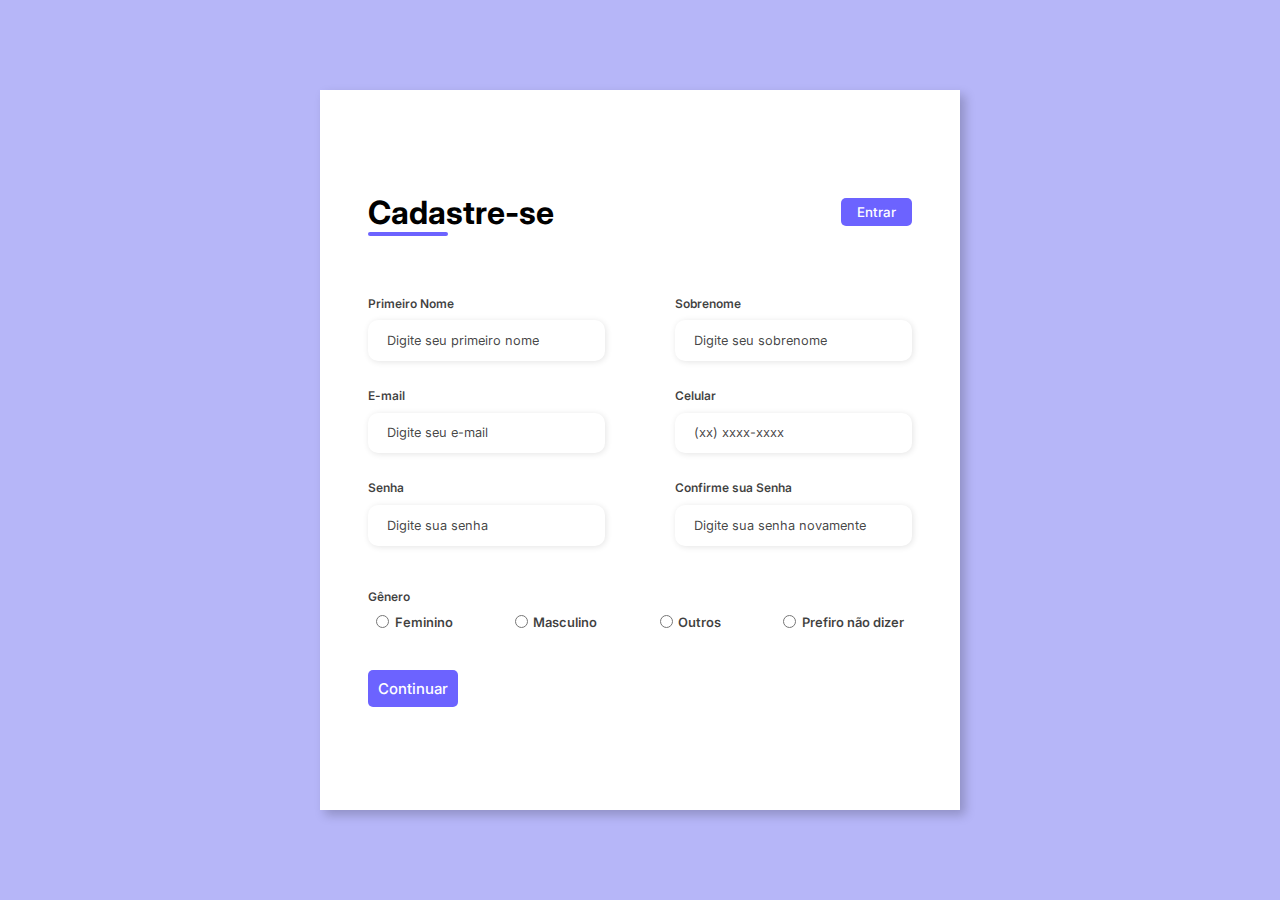
<file: index.html>
<!DOCTYPE html>
<html lang="pt-br">

<head>
    <meta charset="UTF-8">
    <meta http-equiv="X-UA-Compatible" content="IE=edge">
    <meta name="viewport" content="width=device-width, initial-scale=1.0">
    <link rel="stylesheet" href="assets/css/style.css">
    <title>Formulário</title>
</head>

<body>
    <div class="container">
        <div class="form-image">
            <img src="assets/img//gaming.svg" alt="">
        </div>
        <div class="form">
            <form action="#">
                <div class="form-header">
                    <div class="title">
                        <h1>Cadastre-se</h1>
                    </div>
                    <div class="login-button">
                        <button><a href="#">Entrar</a></button>
                    </div>
                </div>

                <div class="input-group">
                    <div class="input-box">
                        <label for="firstname">Primeiro Nome</label>
                        <input id="firstname" type="text" name="firstname" placeholder="Digite seu primeiro nome" required>
                    </div>

                    <div class="input-box">
                        <label for="lastname">Sobrenome</label>
                        <input id="lastname" type="text" name="lastname" placeholder="Digite seu sobrenome" required>
                    </div>
                    <div class="input-box">
                        <label for="email">E-mail</label>
                        <input id="email" type="email" name="email" placeholder="Digite seu e-mail" required>
                    </div>

                    <div class="input-box">
                        <label for="number">Celular</label>
                        <input id="number" type="tel" name="number" placeholder="(xx) xxxx-xxxx" required>
                    </div>

                    <div class="input-box">
                        <label for="password">Senha</label>
                        <input id="password" type="password" name="password" placeholder="Digite sua senha" required>
                    </div>


                    <div class="input-box">
                        <label for="confirmPassword">Confirme sua Senha</label>
                        <input id="confirmPassword" type="password" name="confirmPassword" placeholder="Digite sua senha novamente" required>
                    </div>

                </div>

                <div class="gender-inputs">
                    <div class="gender-title">
                        <h6>Gênero</h6>
                    </div>

                    <div class="gender-group">
                        <div class="gender-input">
                            <input id="female" type="radio" name="gender">
                            <label for="female">Feminino</label>
                        </div>

                        <div class="gender-input">
                            <input id="male" type="radio" name="gender">
                            <label for="male">Masculino</label>
                        </div>

                        <div class="gender-input">
                            <input id="others" type="radio" name="gender">
                            <label for="others">Outros</label>
                        </div>

                        <div class="gender-input">
                            <input id="none" type="radio" name="gender">
                            <label for="none">Prefiro não dizer</label>
                        </div>
                    </div>
                </div>

                <div class="continue-button">
                    <button><a href="#">Continuar</a> </button>
                </div>
            </form>
        </div>
    </div>
</body>

</html>
</file>
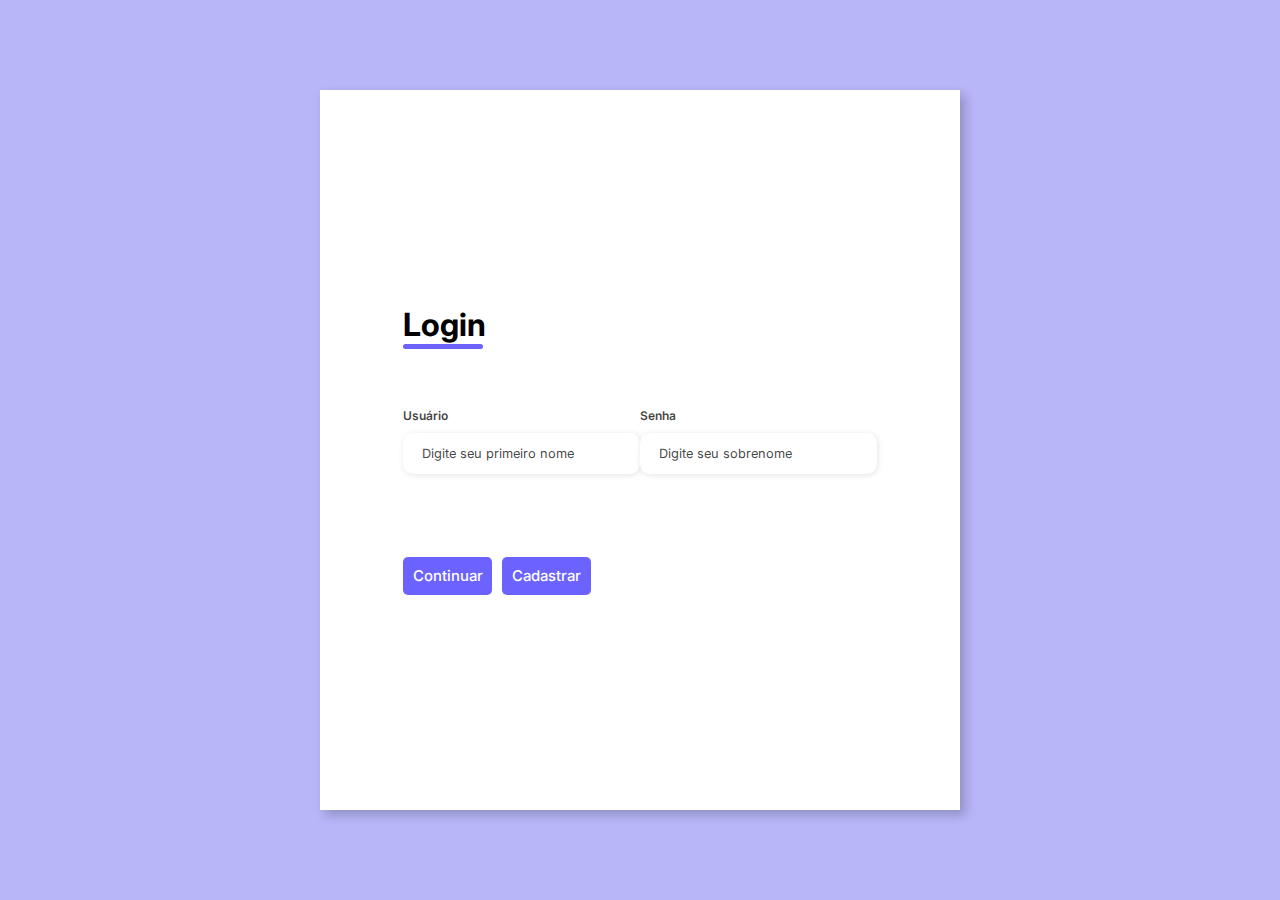
<file: login.html>
<!DOCTYPE html>
<html lang="pt-br">

<head>
    <meta charset="UTF-8">
    <meta http-equiv="X-UA-Compatible" content="IE=edge">
    <meta name="viewport" content="width=device-width, initial-scale=1.0">
    <link rel="stylesheet" href="assets/css/style.css">
    <title>Formulário</title>
</head>

<body>
    <div class="container">
        <div class="form-image">
            <img src="assets/img//gaming.svg" alt="">
        </div>
        <div class="form">
            <form action="#">
                <div class="form-header">
                    <div class="title">
                        <h1>Login</h1>
                    </div>
                </div>

                <div class="input-group">
                    <div class="input-box">
                        <label for="firstname">Usuário</label>
                        <input id="firstname" type="text" name="firstname" placeholder="Digite seu primeiro nome" required>
                    </div>

                    <div class="input-box">
                        <label for="lastname">Senha</label>
                        <input id="lastname" type="text" name="lastname" placeholder="Digite seu sobrenome" required>
                    </div>
                </div>

                <div class="continue-button">
                    <button><a href="#">Continuar</a> </button>
                </div>
                <div class="cadastrar-button">
                    <button><a href="#">Cadastrar</a> </button>
                </div>
            </form>
        </div>
    </div>
</body>

</html>
</file>
<file: assets/css/style.css>
@import url('https://fonts.googleapis.com/css2?family=Inter:wght@200;300;400;500&family=Open+Sans:wght@300;400;500;600&display=swap');
* {
    padding: 0;
    margin: 0;
    box-sizing: border-box;
    font-family: 'Inter', sans-serif;
}

body {
    width: 100%;
    height: 100vh;
    display: flex;
    justify-content: center;
    align-items: center;
    background: #0c0ce94d;
}

.container {
    width: 80%;
    height: 80vh;
    display: flex;
    box-shadow: 5px 5px 10px rgba(0, 0, 0, 0.212);
}

.form-image {
    width: 50%;
    display: flex;
    justify-content: center;
    align-items: center;
    background-color: #fde3a7d7;
    padding: 1rem;
}

.form-image img {
    width: 31rem;
}

.form {
    width: 50%;
    display: flex;
    flex-direction: column;
    justify-content: center;
    align-items: center;
    background-color: #fff;
    padding: 3rem;
}

.form-header {
    margin-bottom: 3rem;
    display: flex;
    justify-content: space-between;
}

.login-button {
    display: flex;
    align-items: center;
}

.login-button button {
    border: none;
    background-color: #6c63ff;
    padding: 0.4rem 1rem;
    border-radius: 5px;
    cursor: pointer;
}

.login-button button:hover {
    background-color: #6b63fff1;
}

.login-button button a {
    text-decoration: none;
    font-weight: 500;
    color: #fff;
}

.form-header h1::after {
    content: '';
    display: block;
    width: 5rem;
    height: 0.3rem;
    background-color: #6c63ff;
    margin: 0 auto;
    position: absolute;
    border-radius: 10px;
}

.input-group {
    display: flex;
    flex-wrap: wrap;
    justify-content: space-between;
    padding: 1rem 0;
}

.input-box {
    display: flex;
    flex-direction: column;
    margin-bottom: 1.1rem;
}

.input-box input {
    margin: 0.6rem 0;
    padding: 0.8rem 1.2rem;
    border: none;
    border-radius: 10px;
    box-shadow: 1px 1px 6px #0000001c;
    font-size: 0.8rem;
}

.input-box input:hover {
    background-color: #eeeeee75;
}

.input-box input:focus-visible {
    outline: 1px solid #6c63ff;
}

.input-box label,
.gender-title h6 {
    font-size: 0.75rem;
    font-weight: 600;
    color: #000000c0;
}

.input-box input::placeholder {
    color: #000000be;
}

.gender-group {
    display: flex;
    justify-content: space-between;
    margin-top: 0.62rem;
    padding: 0 .5rem;
}

.gender-input {
    display: flex;
    align-items: center;
}

.gender-input input {
    margin-right: 0.35rem;
}

.gender-input label {
    font-size: 0.81rem;
    font-weight: 600;
    color: #000000c0;
}

.continue-button button {
    margin-top: 2.5rem;
    border: none;
    background-color: #6c63ff;
    padding: 0.62rem;
    border-radius: 5px;
    cursor: pointer;
    float: left;
    margin-right: 10px;
}

.continue-button button:hover {
    background-color: #6b63fff1;
}

.continue-button button a {
    text-decoration: none;
    font-size: 0.93rem;
    font-weight: 500;
    color: #fff;
}

.cadastrar-button button {
    margin-top: 2.5rem;
    border: none;
    background-color: #6c63ff;
    padding: 0.62rem;
    border-radius: 5px;
    cursor: pointer;
    float: left;
}

.cadastrar-button button:hover {
    background-color: #6b63fff1;
}

.cadastrar-button button a {
    text-decoration: none;
    font-size: 0.93rem;
    font-weight: 500;
    color: #fff;
}

@media screen and (max-width: 1330px) {
    .form-image {
        display: none;
    }
    .container {
        width: 50%;
    }
    .form {
        width: 100%;
    }
}

@media screen and (max-width: 1064px) {
    .container {
        width: 90%;
        height: auto;
    }
    .input-group {
        flex-direction: column;
        z-index: 5;
        padding-right: 5rem;
        max-height: 10rem;
        overflow-y: scroll;
        flex-wrap: nowrap;
    }
    .gender-inputs {
        margin-top: 2rem;
    }
    .gender-group {
        flex-direction: column;
    }
    .gender-title h6 {
        margin: 0;
    }
    .gender-input {
        margin-top: 0.5rem;
    }
}
</file>
